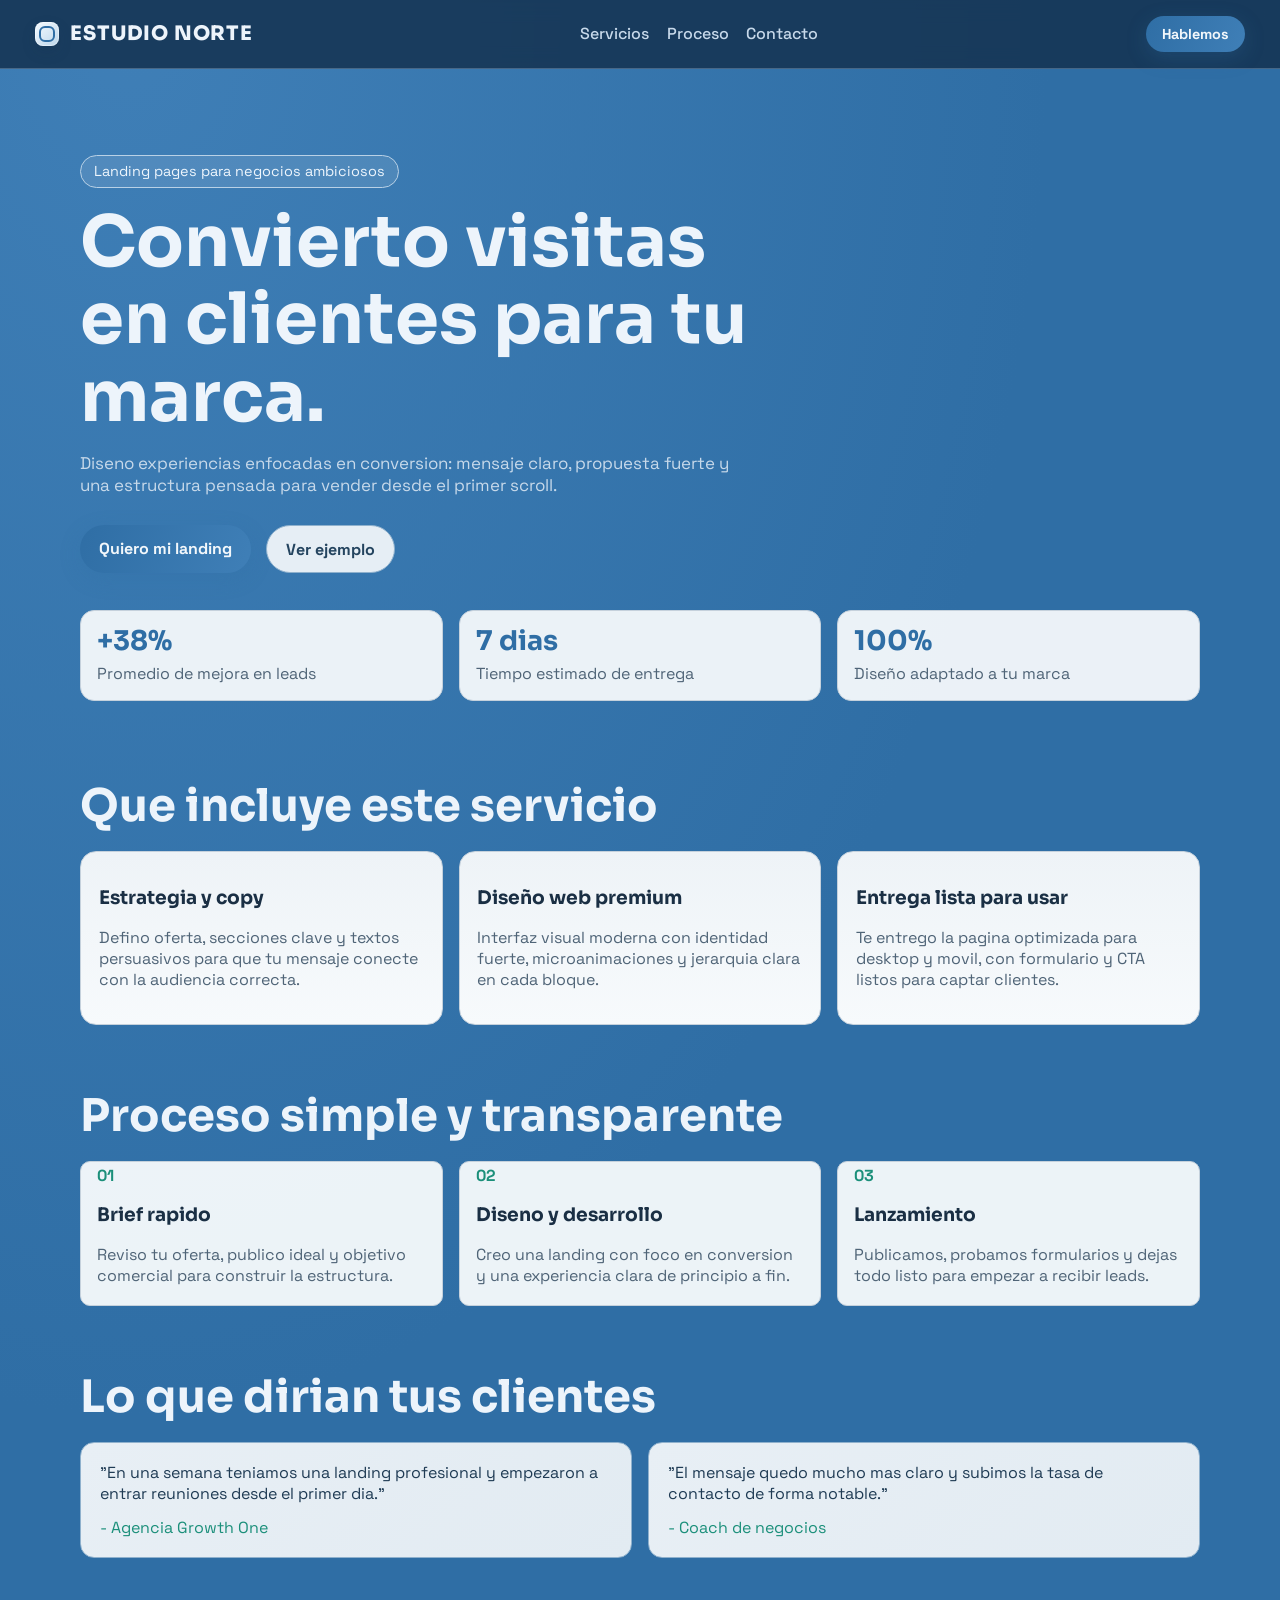
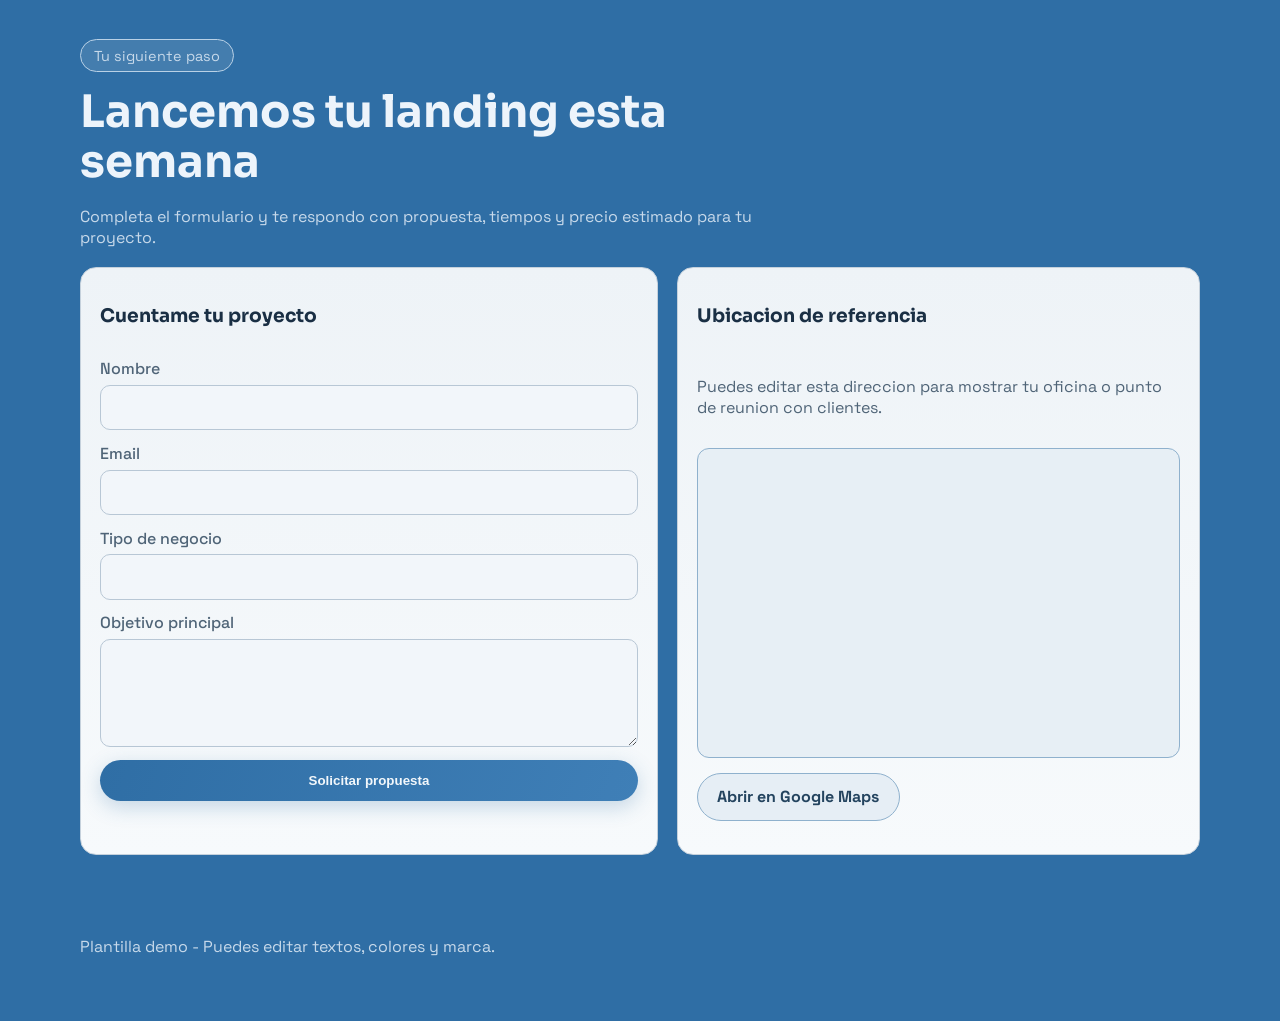
<file: Landing page/index.html>
﻿<!DOCTYPE html>
<html lang="es">
  <head>
    <meta charset="UTF-8" />
    <meta name="viewport" content="width=device-width, initial-scale=1.0" />
    <title>Estudio Norte - Landing Pages que venden</title>
    <meta
      name="description"
      content="Landing page de ejemplo para presentar tus servicios a futuros clientes."
    />
    <link rel="preconnect" href="https://fonts.googleapis.com" />
    <link rel="preconnect" href="https://fonts.gstatic.com" crossorigin />
    <link
      href="https://fonts.googleapis.com/css2?family=Space+Grotesk:wght@400;500;700&family=Sora:wght@600;700;800&display=swap"
      rel="stylesheet"
    />
    <link rel="stylesheet" href="styles.css" />
  </head>
  <body>
    <div class="bg-orb orb-a"></div>
    <div class="bg-orb orb-b"></div>

    <header class="site-header">
      <a class="brand" href="#inicio">
        <span class="brand-mark" aria-hidden="true"></span>
        <span>ESTUDIO NORTE</span>
      </a>
      <nav>
        <a href="#servicios">Servicios</a>
        <a href="#proceso">Proceso</a>
        <a href="#contacto">Contacto</a>
      </nav>
      <a class="btn btn-small" href="#contacto">Hablemos</a>
    </header>

    <main id="inicio">
      <section class="hero wrap reveal">
        <p class="tag">Landing pages para negocios ambiciosos</p>
        <h1>Convierto visitas en clientes para tu marca.</h1>
        <p class="lead">
          Diseno experiencias enfocadas en conversion: mensaje claro, propuesta fuerte y una
          estructura pensada para vender desde el primer scroll.
        </p>
        <div class="hero-actions">
          <a class="btn" href="#contacto">Quiero mi landing</a>
          <a class="btn btn-ghost" href="#servicios">Ver ejemplo</a>
        </div>
        <div class="metrics">
          <article>
            <h3>+38%</h3>
            <p>Promedio de mejora en leads</p>
          </article>
          <article>
            <h3>7 dias</h3>
            <p>Tiempo estimado de entrega</p>
          </article>
          <article>
            <h3>100%</h3>
            <p>Diseño adaptado a tu marca</p>
          </article>
        </div>
      </section>

      <section id="servicios" class="services wrap reveal">
        <h2>Que incluye este servicio</h2>
        <div class="grid">
          <article class="card">
            <h3>Estrategia y copy</h3>
            <p>
              Defino oferta, secciones clave y textos persuasivos para que tu mensaje conecte con
              la audiencia correcta.
            </p>
          </article>
          <article class="card">
            <h3>Diseño web premium</h3>
            <p>
              Interfaz visual moderna con identidad fuerte, microanimaciones y jerarquia clara en
              cada bloque.
            </p>
          </article>
          <article class="card">
            <h3>Entrega lista para usar</h3>
            <p>
              Te entrego la pagina optimizada para desktop y movil, con formulario y CTA listos
              para captar clientes.
            </p>
          </article>
        </div>
      </section>

      <section id="proceso" class="process wrap reveal">
        <h2>Proceso simple y transparente</h2>
        <div class="steps">
          <article>
            <span>01</span>
            <h3>Brief rapido</h3>
            <p>Reviso tu oferta, publico ideal y objetivo comercial para construir la estructura.</p>
          </article>
          <article>
            <span>02</span>
            <h3>Diseno y desarrollo</h3>
            <p>Creo una landing con foco en conversion y una experiencia clara de principio a fin.</p>
          </article>
          <article>
            <span>03</span>
            <h3>Lanzamiento</h3>
            <p>Publicamos, probamos formularios y dejas todo listo para empezar a recibir leads.</p>
          </article>
        </div>
      </section>

      <section class="testimonials wrap reveal">
        <h2>Lo que dirian tus clientes</h2>
        <div class="quotes">
          <blockquote>
            "En una semana teniamos una landing profesional y empezaron a entrar reuniones desde el
            primer dia."
            <cite>- Agencia Growth One</cite>
          </blockquote>
          <blockquote>
            "El mensaje quedo mucho mas claro y subimos la tasa de contacto de forma notable."
            <cite>- Coach de negocios</cite>
          </blockquote>
        </div>
      </section>

      <section id="contacto" class="contact wrap reveal">
        <div class="contact-header">
          <p class="tag">Tu siguiente paso</p>
          <h2>Lancemos tu landing esta semana</h2>
          <p>
            Completa el formulario y te respondo con propuesta, tiempos y precio estimado para tu
            proyecto.
          </p>
        </div>

        <div class="contact-layout">
          <form class="contact-form card-surface" id="lead-form">
            <h3>Cuentame tu proyecto</h3>
            <label>
              Nombre
              <input type="text" name="nombre" required />
            </label>
            <label>
              Email
              <input type="email" name="email" required />
            </label>
            <label>
              Tipo de negocio
              <input type="text" name="negocio" required />
            </label>
            <label>
              Objetivo principal
              <textarea name="objetivo" rows="4" required></textarea>
            </label>
            <button class="btn" type="submit">Solicitar propuesta</button>
            <p id="form-msg" aria-live="polite"></p>
          </form>
          <div class="map-box card-surface">
            <h3>Ubicacion de referencia</h3>
            <p>
              Puedes editar esta direccion para mostrar tu oficina o punto de reunion con clientes.
            </p>
            <iframe
              class="map-frame"
              src="https://www.google.com/maps?q=Miraflores%20Lima%20Peru&output=embed"
              title="Mapa de ubicacion de ejemplo"
              loading="lazy"
              referrerpolicy="no-referrer-when-downgrade"
              allowfullscreen
            ></iframe>
            <a
              class="btn btn-ghost"
              href="https://maps.google.com/?q=Miraflores+Lima+Peru"
              target="_blank"
              rel="noopener noreferrer"
            >
              Abrir en Google Maps
            </a>
          </div>
        </div>
      </section>
    </main>

    <footer class="site-footer wrap">
      <p>Plantilla demo - Puedes editar textos, colores y marca.</p>
    </footer>

    <script src="script.js"></script>
  </body>
</html>
</file>
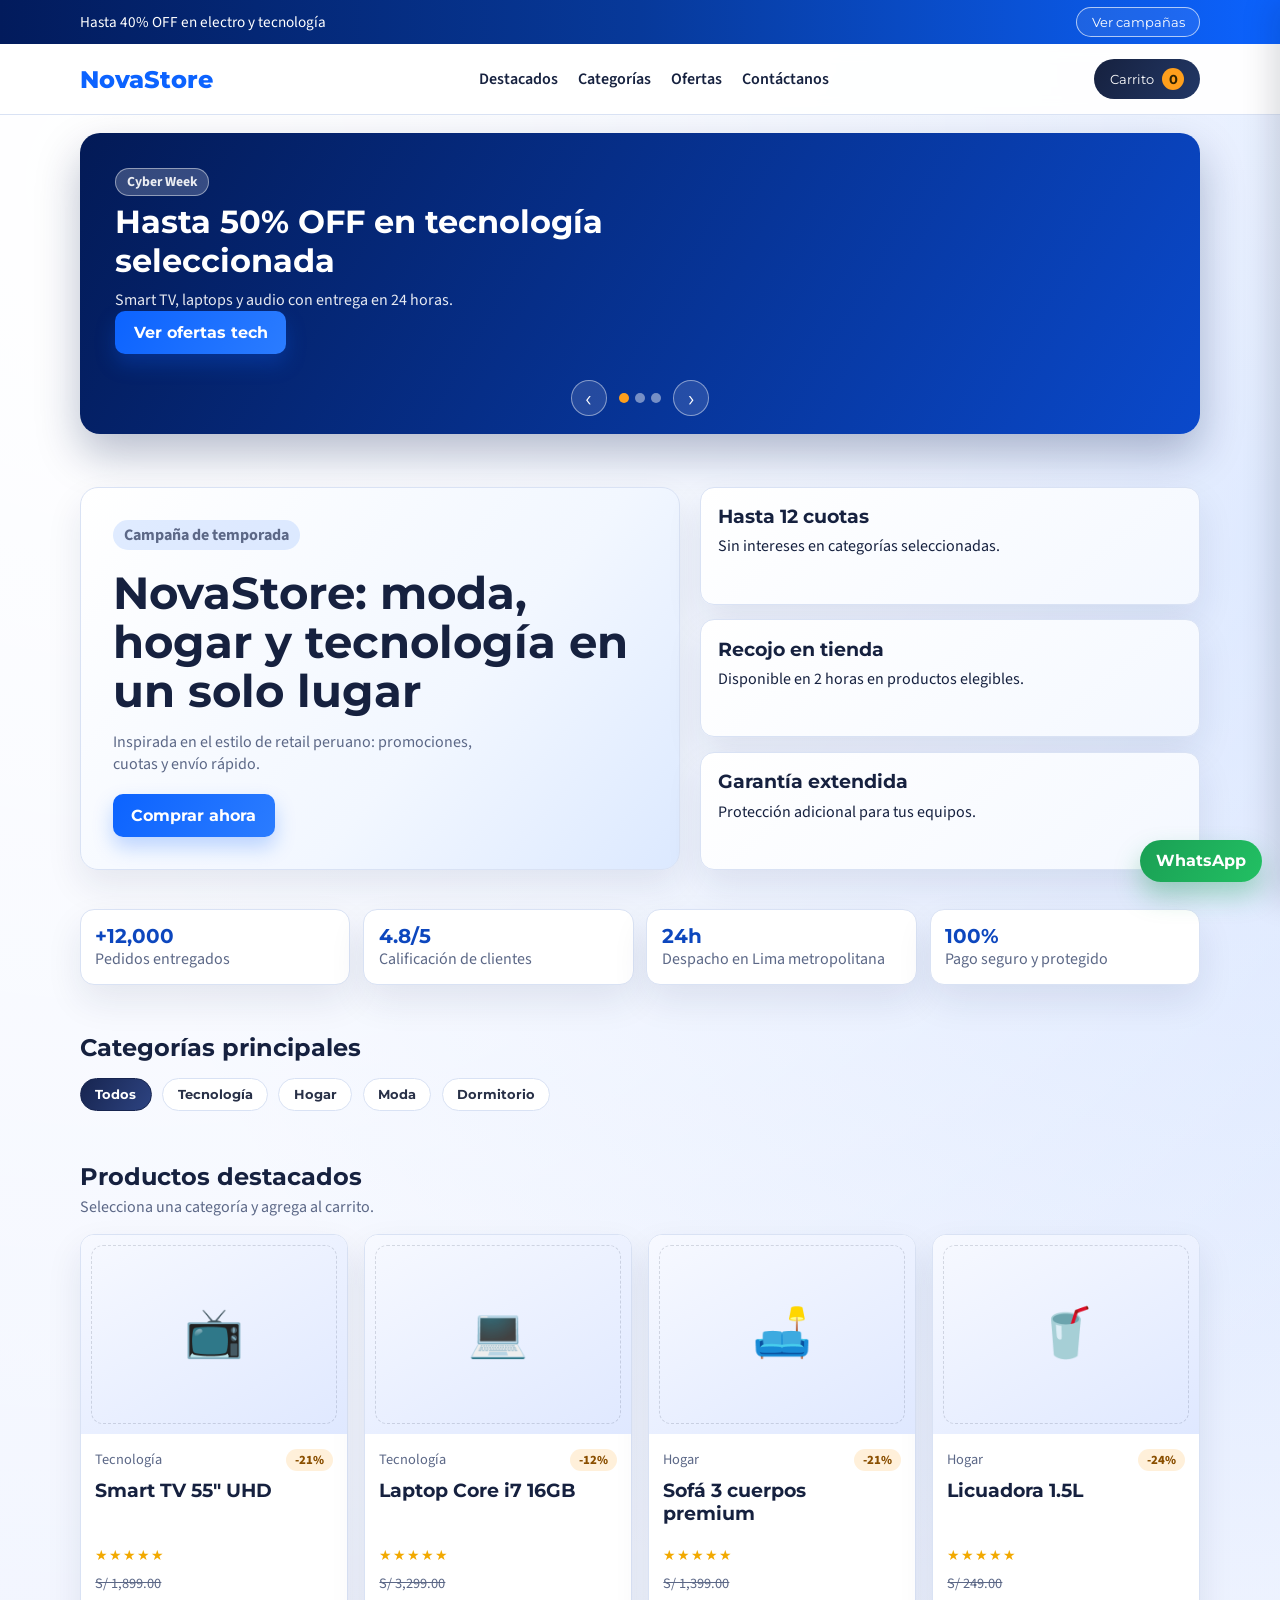
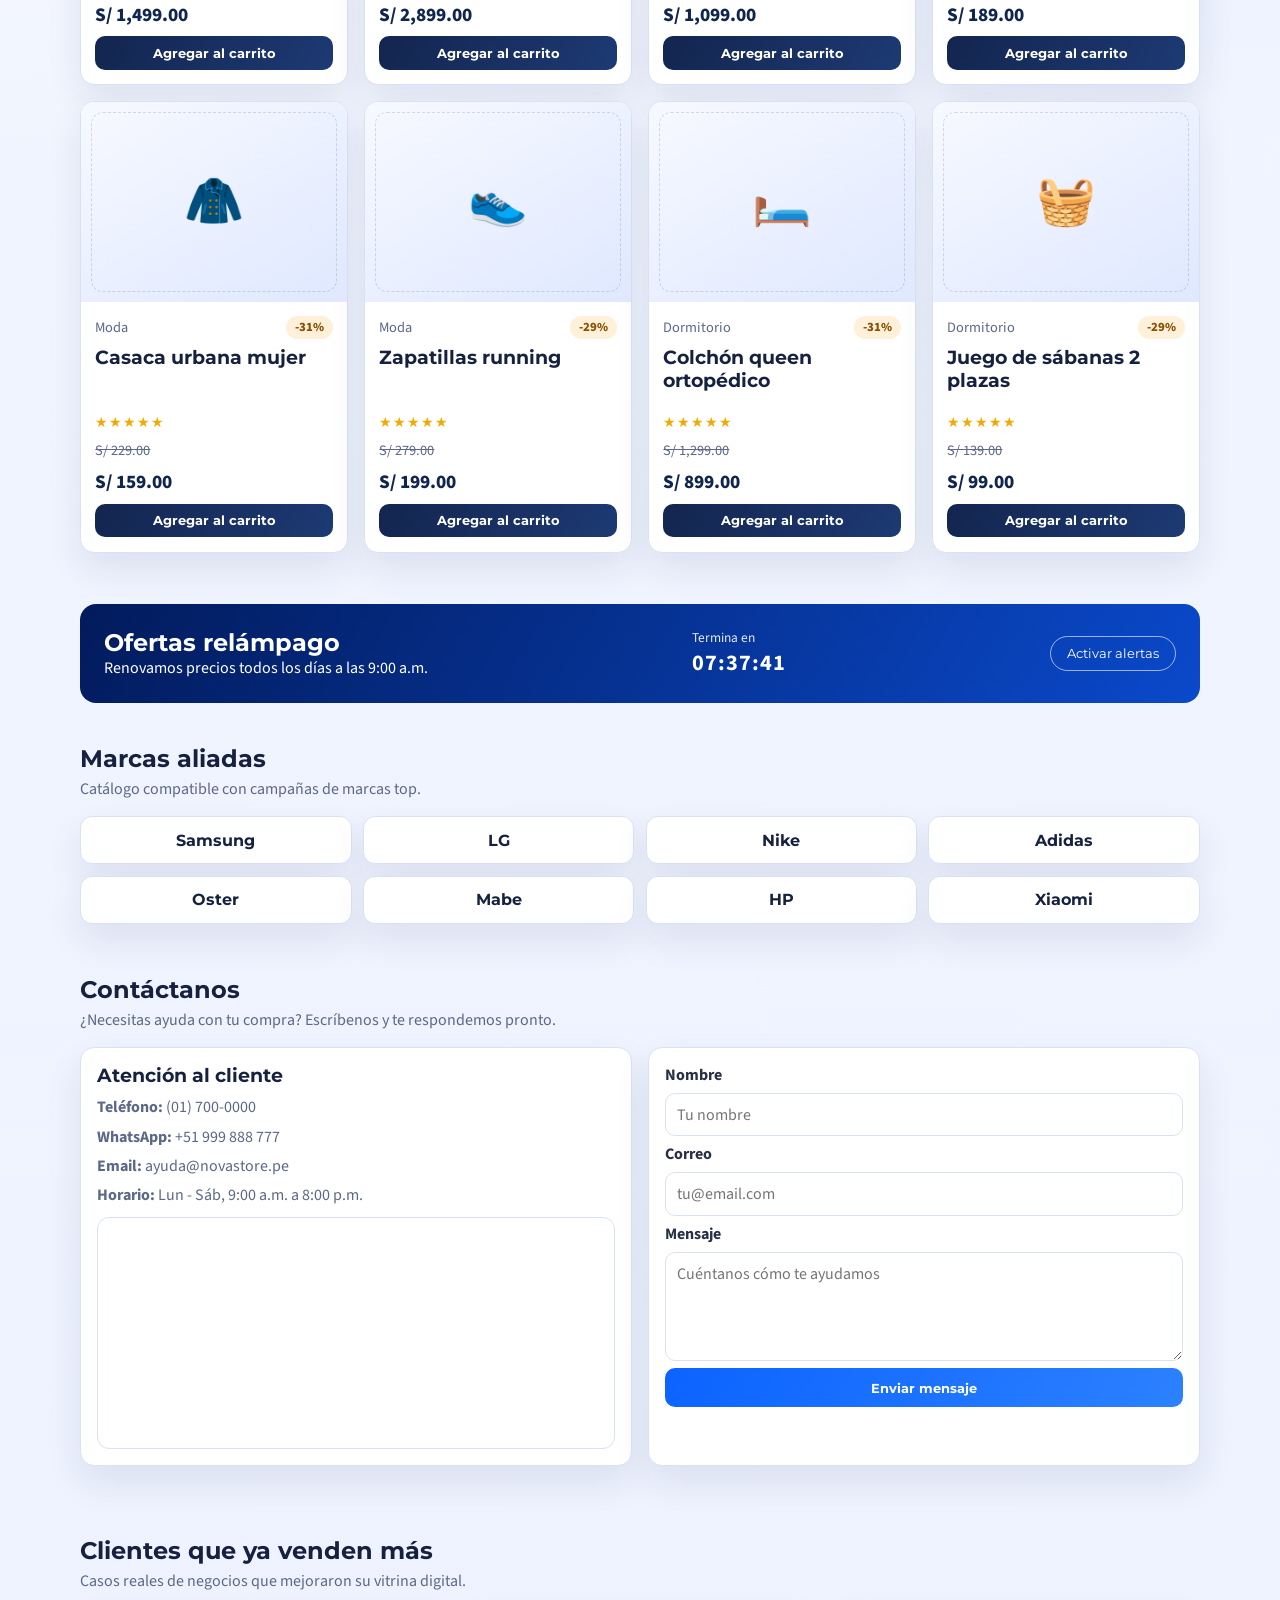
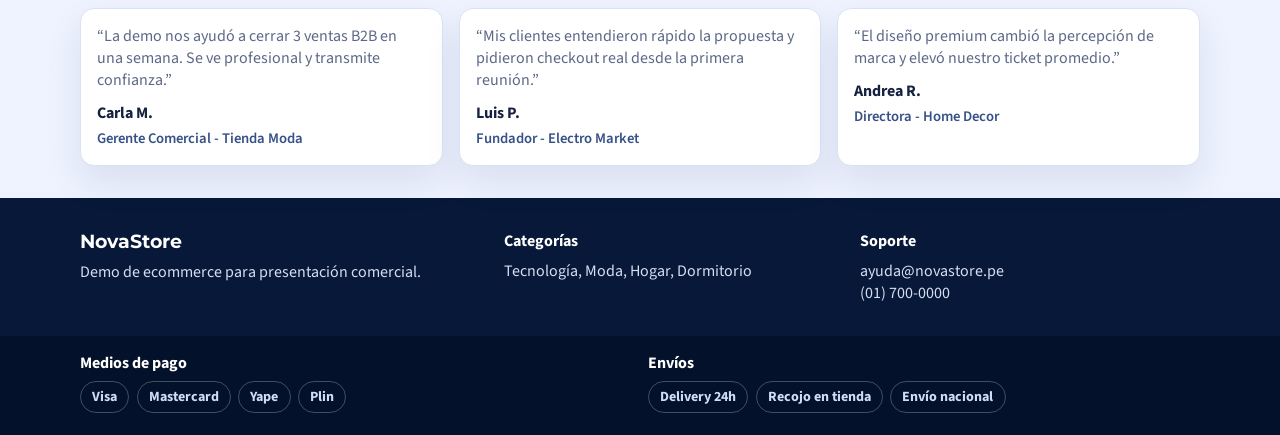
<file: Tienda online/index.html>
﻿<!DOCTYPE html>
<html lang="es">
<head>
  <meta charset="UTF-8" />
  <meta name="viewport" content="width=device-width, initial-scale=1.0" />
  <title>NovaStore | Tienda Online</title>
  <link rel="preconnect" href="https://fonts.googleapis.com" />
  <link rel="preconnect" href="https://fonts.gstatic.com" crossorigin />
  <link href="https://fonts.googleapis.com/css2?family=Montserrat:wght@400;500;600;700;800&family=Source+Sans+3:wght@400;600;700&display=swap" rel="stylesheet" />
  <link rel="stylesheet" href="styles.css" />
</head>
<body>
  <header class="topbar">
    <div class="wrap topbar-inner">
      <p>Hasta 40% OFF en electro y tecnología</p>
      <button class="topbar-btn">Ver campañas</button>
    </div>
  </header>

  <nav class="main-nav">
    <div class="wrap nav-inner">
      <a class="brand" href="#">NovaStore</a>
      <ul class="menu">
        <li><a href="#destacados">Destacados</a></li>
        <li><a href="#categorias">Categorías</a></li>
        <li><a href="#ofertas">Ofertas</a></li>
        <li><a href="#contacto">Contáctanos</a></li>
      </ul>
      <button id="cartBtn" class="cart-btn" aria-label="Abrir carrito">
        Carrito <span id="cartCount" class="badge">0</span>
      </button>
    </div>
  </nav>

  <section class="promo-slider" aria-label="Promociones principales">
    <div class="wrap slider-shell">
      <div class="slides" id="slides">
        <article class="slide is-active">
          <p class="slide-tag">Cyber Week</p>
          <h2>Hasta 50% OFF en tecnología seleccionada</h2>
          <p>Smart TV, laptops y audio con entrega en 24 horas.</p>
          <a href="#destacados" class="cta">Ver ofertas tech</a>
        </article>
        <article class="slide">
          <p class="slide-tag">Moda Flash</p>
          <h2>2x1 en ropa y calzado de temporada</h2>
          <p>Combina estilos y ahorra en tus marcas favoritas.</p>
          <a href="#destacados" class="cta">Comprar moda</a>
        </article>
        <article class="slide">
          <p class="slide-tag">Casa Renovada</p>
          <h2>Muebles y línea blanca con súper precio</h2>
          <p>Financia en cuotas sin interés y recojo en tienda.</p>
          <a href="#destacados" class="cta">Ver hogar</a>
        </article>
      </div>
      <div class="slider-controls">
        <button id="prevSlide" class="slider-btn" aria-label="Slide anterior">‹</button>
        <div id="sliderDots" class="slider-dots" aria-label="Indicadores del slider"></div>
        <button id="nextSlide" class="slider-btn" aria-label="Siguiente slide">›</button>
      </div>
    </div>
  </section>

  <section class="hero">
    <div class="wrap hero-grid">
      <div class="hero-copy">
        <p class="kicker">Campaña de temporada</p>
        <h1>NovaStore: moda, hogar y tecnología en un solo lugar</h1>
        <p>Inspirada en el estilo de retail peruano: promociones, cuotas y envío rápido.</p>
        <a href="#destacados" class="cta">Comprar ahora</a>
      </div>
      <div class="hero-cards">
        <article>
          <h3>Hasta 12 cuotas</h3>
          <p>Sin intereses en categorías seleccionadas.</p>
        </article>
        <article>
          <h3>Recojo en tienda</h3>
          <p>Disponible en 2 horas en productos elegibles.</p>
        </article>
        <article>
          <h3>Garantía extendida</h3>
          <p>Protección adicional para tus equipos.</p>
        </article>
      </div>
    </div>
  </section>

  <section class="trust-strip">
    <div class="wrap trust-grid">
      <article>
        <strong>+12,000</strong>
        <p>Pedidos entregados</p>
      </article>
      <article>
        <strong>4.8/5</strong>
        <p>Calificación de clientes</p>
      </article>
      <article>
        <strong>24h</strong>
        <p>Despacho en Lima metropolitana</p>
      </article>
      <article>
        <strong>100%</strong>
        <p>Pago seguro y protegido</p>
      </article>
    </div>
  </section>

  <section id="categorias" class="section wrap">
    <div class="section-head">
      <h2>Categorías principales</h2>
    </div>
    <div id="categoryTabs" class="chips"></div>
  </section>

  <main id="destacados" class="section wrap">
    <div class="section-head">
      <h2>Productos destacados</h2>
      <p>Selecciona una categoría y agrega al carrito.</p>
    </div>
    <div id="productGrid" class="product-grid"></div>
  </main>

  <section id="ofertas" class="section offers">
    <div class="wrap offer-band">
      <div>
        <h2>Ofertas relámpago</h2>
        <p>Renovamos precios todos los días a las 9:00 a.m.</p>
      </div>
      <div class="countdown" aria-label="Cuenta regresiva de ofertas">
        <p>Termina en</p>
        <strong id="dealCountdown">--:--:--</strong>
      </div>
      <button class="outline">Activar alertas</button>
    </div>
  </section>

  <section class="section wrap partner-brands">
    <div class="section-head">
      <h2>Marcas aliadas</h2>
      <p>Catálogo compatible con campañas de marcas top.</p>
    </div>
    <div class="brand-cloud">
      <span>Samsung</span>
      <span>LG</span>
      <span>Nike</span>
      <span>Adidas</span>
      <span>Oster</span>
      <span>Mabe</span>
      <span>HP</span>
      <span>Xiaomi</span>
    </div>
  </section>

  <section id="contacto" class="section wrap contact-section">
    <div class="section-head">
      <h2>Contáctanos</h2>
      <p>¿Necesitas ayuda con tu compra? Escríbenos y te respondemos pronto.</p>
    </div>
    <div class="contact-grid">
      <article class="contact-card">
        <h3>Atención al cliente</h3>
        <p><strong>Teléfono:</strong> (01) 700-0000</p>
        <p><strong>WhatsApp:</strong> +51 999 888 777</p>
        <p><strong>Email:</strong> ayuda@novastore.pe</p>
        <p><strong>Horario:</strong> Lun - Sáb, 9:00 a.m. a 8:00 p.m.</p>
        <div class="map-wrap">
          <iframe
            title="Ubicación NovaStore"
            src="https://www.google.com/maps?q=Lima,+Peru&output=embed"
            loading="lazy"
            referrerpolicy="no-referrer-when-downgrade"
          ></iframe>
        </div>
      </article>
      <form class="contact-card contact-form">
        <label for="nombre">Nombre</label>
        <input id="nombre" type="text" placeholder="Tu nombre" />
        <label for="correo">Correo</label>
        <input id="correo" type="email" placeholder="tu@email.com" />
        <label for="mensaje">Mensaje</label>
        <textarea id="mensaje" rows="4" placeholder="Cuéntanos cómo te ayudamos"></textarea>
        <button type="button" class="checkout">Enviar mensaje</button>
      </form>
    </div>
  </section>

  <section class="section wrap testimonials">
    <div class="section-head">
      <h2>Clientes que ya venden más</h2>
      <p>Casos reales de negocios que mejoraron su vitrina digital.</p>
    </div>
    <div class="testi-grid">
      <article class="testi-card reveal">
        <p>“La demo nos ayudó a cerrar 3 ventas B2B en una semana. Se ve profesional y transmite confianza.”</p>
        <h4>Carla M.</h4>
        <span>Gerente Comercial - Tienda Moda</span>
      </article>
      <article class="testi-card reveal">
        <p>“Mis clientes entendieron rápido la propuesta y pidieron checkout real desde la primera reunión.”</p>
        <h4>Luis P.</h4>
        <span>Fundador - Electro Market</span>
      </article>
      <article class="testi-card reveal">
        <p>“El diseño premium cambió la percepción de marca y elevó nuestro ticket promedio.”</p>
        <h4>Andrea R.</h4>
        <span>Directora - Home Decor</span>
      </article>
    </div>
  </section>

  <aside id="cartPanel" class="cart-panel" aria-hidden="true">
    <div class="cart-header">
      <h3>Tu carrito</h3>
      <button id="closeCart" aria-label="Cerrar">✕</button>
    </div>
    <div id="cartItems" class="cart-items"></div>
    <div class="cart-footer">
      <div class="totals">
        <span>Total</span>
        <strong id="cartTotal">S/ 0.00</strong>
      </div>
      <button class="checkout">Ir a pagar</button>
    </div>
  </aside>

  <footer class="site-footer">
    <div class="wrap footer-grid">
      <div>
        <h3>NovaStore</h3>
        <p>Demo de ecommerce para presentación comercial.</p>
      </div>
      <div>
        <h4>Categorías</h4>
        <p>Tecnología, Moda, Hogar, Dormitorio</p>
      </div>
      <div>
        <h4>Soporte</h4>
        <p>ayuda@novastore.pe</p>
        <p>(01) 700-0000</p>
      </div>
    </div>
  </footer>

  <section class="payment-strip">
    <div class="wrap pay-grid">
      <div>
        <h4>Medios de pago</h4>
        <div class="pay-pills">
          <span>Visa</span>
          <span>Mastercard</span>
          <span>Yape</span>
          <span>Plin</span>
        </div>
      </div>
      <div>
        <h4>Envíos</h4>
        <div class="pay-pills">
          <span>Delivery 24h</span>
          <span>Recojo en tienda</span>
          <span>Envío nacional</span>
        </div>
      </div>
    </div>
  </section>

  <a class="whatsapp-float" href="https://wa.me/51999888777" target="_blank" rel="noopener noreferrer" aria-label="Contactar por WhatsApp">
    WhatsApp
  </a>

  <script src="app.js"></script>
</body>
</html>
</file>
<file: Landing page/styles.css>
﻿:root {
  --bg: #2f6ea5;
  --panel: #f7fafc;
  --panel-soft: #eef3f7;
  --text: #edf4fb;
  --muted: #c7d9ea;
  --accent: #2f6ea5;
  --accent-2: #1b8f7a;
  --line: #8fb1cd;
}

* {
  box-sizing: border-box;
}

html,
body {
  margin: 0;
  font-family: "Space Grotesk", "Segoe UI", sans-serif;
  background: radial-gradient(160% 120% at 10% 0%, #3f7fb7 0%, var(--bg) 45%), var(--bg);
  color: var(--text);
  scroll-behavior: smooth;
}

h1,
h2,
h3,
.brand {
  font-family: "Sora", "Segoe UI", sans-serif;
  line-height: 1.1;
}

.wrap {
  width: min(1120px, 92%);
  margin: 0 auto;
}

.bg-orb {
  position: fixed;
  z-index: -1;
  width: 400px;
  height: 400px;
  border-radius: 50%;
  filter: blur(120px);
  opacity: 0.25;
}

.orb-a {
  top: -120px;
  left: -80px;
  background: var(--accent);
}

.orb-b {
  right: -100px;
  bottom: 60px;
  background: var(--accent-2);
}

.site-header {
  width: 100%;
  padding: 1rem 2.2rem;
  display: flex;
  align-items: center;
  justify-content: space-between;
  gap: 1rem;
  position: sticky;
  top: 0;
  backdrop-filter: blur(10px);
  background: rgb(21 52 82 / 88%);
  border-bottom: 1px solid rgb(157 187 212 / 35%);
  z-index: 10;
}

.brand {
  display: inline-flex;
  align-items: center;
  gap: 0.7rem;
  font-weight: 800;
  font-size: 1.25rem;
  text-decoration: none;
  color: var(--text);
  letter-spacing: 0.04em;
}

.brand-mark {
  width: 1.5rem;
  height: 1.5rem;
  border-radius: 8px;
  display: inline-block;
  background: linear-gradient(140deg, #f5fbff, #bcd6eb);
  box-shadow: inset 0 0 0 1px rgb(255 255 255 / 40%), 0 6px 14px rgb(20 51 80 / 20%);
  position: relative;
}

.brand-mark::after {
  content: "";
  position: absolute;
  inset: 4px;
  border-radius: 6px;
  border: 2px solid #2f6ea5;
}

nav {
  display: flex;
  gap: 1.1rem;
}

nav a {
  color: var(--muted);
  text-decoration: none;
  font-weight: 500;
}

nav a:hover {
  color: var(--text);
}

.btn {
  background: linear-gradient(110deg, var(--accent), #3f7fb7);
  color: #f2f7fb;
  text-decoration: none;
  border: none;
  border-radius: 999px;
  padding: 0.8rem 1.2rem;
  font-weight: 700;
  cursor: pointer;
  transition: transform 180ms ease, box-shadow 180ms ease;
  box-shadow: 0 6px 20px rgb(47 110 165 / 25%);
}

.btn:hover {
  transform: translateY(-2px);
}

.btn-small {
  padding: 0.55rem 1rem;
  font-size: 0.9rem;
}

.btn-ghost {
  background: #e6eef5;
  color: #24445f;
  border: 1px solid var(--line);
  box-shadow: none;
}

.hero {
  padding: 4.5rem 0 3rem;
}

.tag {
  display: inline-block;
  padding: 0.4rem 0.8rem;
  border: 1px solid #b9d1e6;
  border-radius: 999px;
  color: #eef6fd;
  background: rgb(255 255 255 / 10%);
  margin-bottom: 1rem;
  font-size: 0.9rem;
}

h1 {
  font-size: clamp(2.2rem, 5.8vw, 4.4rem);
  max-width: 13ch;
  margin: 0;
}

.lead {
  margin-top: 1rem;
  max-width: 62ch;
  color: var(--muted);
  font-size: 1.06rem;
}

.hero-actions {
  margin-top: 1.8rem;
  display: flex;
  gap: 0.9rem;
  flex-wrap: wrap;
}

.metrics {
  margin-top: 2.3rem;
  display: grid;
  grid-template-columns: repeat(3, minmax(0, 1fr));
  gap: 1rem;
}

.metrics article {
  border: 1px solid #c5d1dc;
  background: color-mix(in srgb, var(--panel) 94%, transparent);
  border-radius: 14px;
  padding: 1rem;
  color: #1a2f44;
}

.metrics h3 {
  margin: 0;
  font-size: 1.7rem;
  color: var(--accent);
}

.metrics p {
  margin: 0.35rem 0 0;
  color: var(--muted);
}

section {
  padding: 2.1rem 0;
}

h2 {
  font-size: clamp(1.7rem, 4.2vw, 2.8rem);
  margin: 0 0 1.2rem;
}

.services .grid {
  display: grid;
  grid-template-columns: repeat(3, minmax(0, 1fr));
  gap: 1rem;
}

.card {
  background: linear-gradient(180deg, var(--panel-soft), var(--panel));
  border: 1px solid #c5d1dc;
  border-radius: 16px;
  padding: 1.1rem;
  color: #1a2f44;
}

.card p,
.process p,
.contact p {
  color: var(--muted);
}

.steps {
  display: grid;
  grid-template-columns: repeat(3, minmax(0, 1fr));
  gap: 1rem;
}

.steps article {
  border-left: 2px solid var(--accent-2);
  padding: 0.2rem 1rem;
  background: color-mix(in srgb, var(--panel) 95%, transparent);
  border: 1px solid #c5d1dc;
  border-radius: 10px;
  color: #1a2f44;
}

.steps span {
  font-weight: 700;
  color: var(--accent-2);
}

.quotes {
  display: grid;
  grid-template-columns: repeat(2, minmax(0, 1fr));
  gap: 1rem;
}

blockquote {
  margin: 0;
  background: linear-gradient(140deg, #e8eff5, #e2ebf2);
  border: 1px solid var(--line);
  border-radius: 14px;
  padding: 1.2rem;
  color: #1f3b54;
}

cite {
  display: block;
  margin-top: 0.8rem;
  color: var(--accent-2);
  font-style: normal;
}

.contact {
  display: block;
}

.contact-layout {
  display: grid;
  grid-template-columns: 1.05fr 0.95fr;
  gap: 1.2rem;
  align-items: stretch;
}

.contact-header {
  max-width: 72ch;
  margin-bottom: 1.2rem;
}

.card-surface {
  background: linear-gradient(180deg, var(--panel-soft), var(--panel));
  border: 1px solid #c5d1dc;
  border-radius: 16px;
  padding: 1.2rem;
  color: #1a2f44;
}

.map-frame {
  width: 100%;
  min-height: 310px;
  border: 1px solid var(--line);
  border-radius: 12px;
  background: #e7eff5;
}

.map-box {
  display: grid;
  gap: 0.9rem;
  align-content: start;
}

.contact-form {
  display: grid;
  gap: 0.8rem;
}

.map-box .btn {
  justify-self: start;
}

.card p,
.metrics p,
.steps p,
.map-box p,
.contact-form label {
  color: #4f6477;
}

label {
  display: grid;
  gap: 0.35rem;
  font-weight: 500;
}

input,
textarea {
  border-radius: 10px;
  border: 1px solid #b8c7d5;
  background: #f2f6fa;
  color: #1a2f44;
  padding: 0.7rem;
  font: inherit;
}

input:focus,
textarea:focus {
  outline: 2px solid color-mix(in srgb, var(--accent-2) 72%, white);
  border-color: transparent;
}

#form-msg {
  margin: 0;
  min-height: 1.3rem;
  color: var(--accent-2);
}

.site-footer {
  padding: 2rem 0 3rem;
  color: var(--muted);
}

.reveal {
  opacity: 0;
  transform: translateY(26px);
  transition: opacity 520ms ease, transform 520ms ease;
}

.reveal.visible {
  opacity: 1;
  transform: translateY(0);
}

@media (max-width: 900px) {
  .site-header {
    padding: 0.85rem 1rem;
  }

  .brand {
    font-size: 1.1rem;
  }

  nav {
    display: none;
  }

  .metrics,
  .services .grid,
  .steps,
  .quotes,
  .contact-layout {
    grid-template-columns: 1fr;
  }

  .hero {
    padding-top: 3.2rem;
  }
}
</file>
<file: Tienda online/styles.css>
﻿:root {
  --bg: #eef3ff;
  --surface: #ffffff;
  --text: #16213f;
  --muted: #5c6887;
  --brand: #0c63ff;
  --brand-deep: #07399a;
  --accent: #ff9f1c;
  --border: #d9e2f4;
  --shadow: 0 16px 36px rgba(18, 35, 80, 0.09);
}

* {
  box-sizing: border-box;
  margin: 0;
  padding: 0;
}

body {
  font-family: "Source Sans 3", sans-serif;
  background:
    radial-gradient(circle at 10% 5%, #ffffff 0%, rgba(255, 255, 255, 0) 45%),
    radial-gradient(circle at 100% 15%, rgba(12, 99, 255, 0.14), rgba(12, 99, 255, 0) 36%),
    linear-gradient(180deg, #f4f7ff 0%, #edf2ff 100%);
  color: var(--text);
}

h1,
h2,
h3,
.brand,
.cta,
button {
  font-family: "Montserrat", sans-serif;
}

.wrap {
  width: min(1120px, 92vw);
  margin: 0 auto;
}

.topbar {
  background: linear-gradient(90deg, #021b5c, var(--brand-deep), var(--brand));
  color: #fff;
  font-size: 0.95rem;
}

.topbar-inner {
  min-height: 44px;
  display: flex;
  align-items: center;
  justify-content: space-between;
}

.topbar-btn {
  border: 1px solid rgba(255, 255, 255, 0.65);
  color: #fff;
  background: rgba(255, 255, 255, 0.08);
  border-radius: 999px;
  padding: 0.4rem 0.9rem;
  cursor: pointer;
}

.main-nav {
  background: rgba(255, 255, 255, 0.92);
  border-bottom: 1px solid var(--border);
  backdrop-filter: blur(8px);
  position: sticky;
  top: 0;
  z-index: 20;
}

.nav-inner {
  min-height: 70px;
  display: flex;
  align-items: center;
  justify-content: space-between;
  gap: 1rem;
}

.brand {
  text-decoration: none;
  color: var(--brand);
  font-size: 1.5rem;
  font-weight: 800;
}

.menu {
  list-style: none;
  display: flex;
  gap: 1.25rem;
}

.menu a {
  color: var(--text);
  text-decoration: none;
  font-weight: 600;
  transition: color 180ms ease;
}

.menu a:hover {
  color: var(--brand);
}

.cart-btn {
  background: linear-gradient(120deg, var(--text), #223765);
  color: #fff;
  border: none;
  border-radius: 999px;
  padding: 0.55rem 1rem;
  cursor: pointer;
  display: inline-flex;
  align-items: center;
  gap: 0.5rem;
}

.badge {
  min-width: 22px;
  min-height: 22px;
  border-radius: 999px;
  background: var(--accent);
  color: #2f2200;
  font-size: 0.8rem;
  font-weight: 700;
  display: inline-flex;
  align-items: center;
  justify-content: center;
  padding: 0.1rem 0.35rem;
}

.promo-slider {
  padding: 1.1rem 0 0.3rem;
}

.slider-shell {
  background: linear-gradient(120deg, #031a56, #0a49cb);
  border-radius: 20px;
  color: #fff;
  box-shadow: 0 20px 44px rgba(7, 24, 76, 0.28);
  padding: 1.1rem;
}

.slides {
  position: relative;
  min-height: 230px;
}

.slide {
  position: absolute;
  inset: 0;
  opacity: 0;
  transform: translateY(8px);
  pointer-events: none;
  transition: opacity 260ms ease, transform 260ms ease;
  padding: 1.1rem;
}

.slide.is-active {
  opacity: 1;
  transform: translateY(0);
  pointer-events: auto;
}

.slide h2 {
  font-size: clamp(1.4rem, 3vw, 2rem);
  margin: 0.35rem 0 0.55rem;
  max-width: 24ch;
}

.slide p {
  max-width: 44ch;
  color: rgba(255, 255, 255, 0.9);
}

.slide-tag {
  display: inline-block;
  background: rgba(255, 255, 255, 0.2);
  border: 1px solid rgba(255, 255, 255, 0.45);
  color: #fff;
  border-radius: 999px;
  padding: 0.2rem 0.65rem;
  font-weight: 700;
  font-size: 0.86rem;
}

.slider-controls {
  display: flex;
  align-items: center;
  justify-content: center;
  gap: 0.75rem;
}

.slider-btn {
  border: 1px solid rgba(255, 255, 255, 0.45);
  background: rgba(255, 255, 255, 0.12);
  color: #fff;
  width: 36px;
  height: 36px;
  border-radius: 999px;
  font-size: 1.4rem;
  line-height: 1;
  cursor: pointer;
}

.slider-dots {
  display: flex;
  gap: 0.4rem;
}

.dot {
  width: 10px;
  height: 10px;
  border-radius: 999px;
  border: none;
  background: rgba(255, 255, 255, 0.45);
  cursor: pointer;
}

.dot.active {
  background: var(--accent);
}

.hero {
  padding: 3rem 0 2rem;
}

.hero-grid {
  display: grid;
  grid-template-columns: 1.2fr 1fr;
  gap: 1.2rem;
}

.hero-copy {
  background: linear-gradient(130deg, #ffffff 0%, #f2f7ff 60%, #dce9ff 100%);
  border: 1px solid var(--border);
  border-radius: 18px;
  box-shadow: var(--shadow);
  padding: 2rem;
}

.kicker {
  display: inline-block;
  background: rgba(12, 99, 255, 0.12);
  color: var(--brand);
  font-weight: 700;
  border-radius: 999px;
  padding: 0.25rem 0.7rem;
  margin-bottom: 0.9rem;
}

.hero-copy h1 {
  font-size: clamp(1.8rem, 4vw, 2.8rem);
  line-height: 1.1;
  margin-bottom: 0.9rem;
}

.hero-copy p {
  color: var(--muted);
  max-width: 48ch;
  margin-bottom: 1.2rem;
}

.cta {
  display: inline-block;
  text-decoration: none;
  background: linear-gradient(120deg, var(--brand), #2b7cff);
  color: #fff;
  padding: 0.75rem 1.15rem;
  border-radius: 10px;
  font-weight: 700;
  box-shadow: 0 10px 20px rgba(12, 99, 255, 0.25);
  transition: transform 160ms ease;
}

.cta:hover {
  transform: translateY(-2px);
}

.hero-cards {
  display: grid;
  gap: 0.9rem;
}

.hero-cards article {
  background: linear-gradient(140deg, #ffffff, #f4f8ff);
  border: 1px solid var(--border);
  border-radius: 14px;
  box-shadow: var(--shadow);
  padding: 1.1rem;
}

.hero-cards h3 {
  margin-bottom: 0.45rem;
}

.trust-strip {
  padding: 0.4rem 0 1.8rem;
}

.trust-grid {
  display: grid;
  grid-template-columns: repeat(4, minmax(0, 1fr));
  gap: 0.8rem;
}

.trust-grid article {
  background: #fff;
  border: 1px solid var(--border);
  border-radius: 14px;
  box-shadow: var(--shadow);
  padding: 0.9rem;
}

.trust-grid strong {
  display: block;
  font-family: "Montserrat", sans-serif;
  font-size: 1.25rem;
  color: #0d47be;
}

.trust-grid p {
  color: var(--muted);
}

.section {
  padding: 1.2rem 0 2rem;
}

.section-head {
  margin-bottom: 1rem;
  display: flex;
  flex-direction: column;
  gap: 0.3rem;
}

.section-head p {
  color: var(--muted);
}

.chips {
  display: flex;
  flex-wrap: wrap;
  gap: 0.65rem;
}

.chip {
  border: 1px solid var(--border);
  background: #fff;
  border-radius: 999px;
  padding: 0.45rem 0.9rem;
  font-weight: 700;
  color: #283047;
  cursor: pointer;
}

.chip.active {
  background: linear-gradient(120deg, #172550, #2d4381);
  color: #fff;
  border-color: #172550;
}

.product-grid {
  display: grid;
  grid-template-columns: repeat(4, minmax(0, 1fr));
  gap: 1rem;
  align-items: stretch;
}

.card {
  background: #fff;
  border-radius: 14px;
  overflow: hidden;
  border: 1px solid var(--border);
  box-shadow: var(--shadow);
  display: flex;
  flex-direction: column;
  height: 100%;
  transition: transform 180ms ease, box-shadow 180ms ease;
}

.card:hover {
  transform: translateY(-5px);
  box-shadow: 0 20px 36px rgba(18, 35, 80, 0.14);
}

.thumb {
  aspect-ratio: 4 / 3;
  display: flex;
  align-items: center;
  justify-content: center;
  font-size: 3rem;
  background: linear-gradient(150deg, #f7f9ff, #dfe8ff);
  position: relative;
}

.thumb::before {
  content: "";
  position: absolute;
  inset: 10px;
  border-radius: 12px;
  border: 1px dashed rgba(22, 33, 63, 0.15);
}

.card-body {
  padding: 0.9rem;
  display: flex;
  flex-direction: column;
  gap: 0.45rem;
  flex: 1;
}

.card-top {
  display: flex;
  align-items: center;
  justify-content: space-between;
  gap: 0.5rem;
}

.card-body h3 {
  line-height: 1.25;
  min-height: 3.2em;
}

.meta {
  color: var(--muted);
  font-size: 0.9rem;
}

.discount {
  border-radius: 999px;
  background: rgba(255, 159, 28, 0.16);
  color: #8a4f00;
  font-weight: 800;
  font-size: 0.8rem;
  padding: 0.15rem 0.55rem;
}

.stars {
  color: #f2a900;
  letter-spacing: 1px;
  font-size: 0.86rem;
}

.price {
  font-size: 1.2rem;
  font-weight: 800;
  margin-top: auto;
  color: #10254f;
}

.add {
  border: none;
  border-radius: 10px;
  background: linear-gradient(120deg, #13254f, #1d3a74);
  color: #fff;
  padding: 0.55rem;
  font-weight: 700;
  cursor: pointer;
}

.offers {
  padding-bottom: 2.2rem;
}

.offer-band {
  background: linear-gradient(120deg, #021b5c, #0a49cb);
  color: #fff;
  border-radius: 16px;
  padding: 1.5rem;
  display: flex;
  align-items: center;
  justify-content: space-between;
  gap: 1rem;
}

.countdown p {
  font-size: 0.84rem;
  opacity: 0.9;
}

.countdown strong {
  display: block;
  font-size: 1.4rem;
  letter-spacing: 1px;
}

.outline {
  border: 1px solid rgba(255, 255, 255, 0.6);
  background: transparent;
  color: #fff;
  border-radius: 999px;
  padding: 0.55rem 1rem;
  cursor: pointer;
}

.partner-brands {
  padding-top: 0.4rem;
}

.brand-cloud {
  display: grid;
  grid-template-columns: repeat(4, minmax(0, 1fr));
  gap: 0.7rem;
}

.brand-cloud span {
  border: 1px solid var(--border);
  border-radius: 12px;
  background: #fff;
  box-shadow: var(--shadow);
  font-family: "Montserrat", sans-serif;
  font-weight: 700;
  text-align: center;
  padding: 0.85rem;
}

.contact-section {
  padding-bottom: 4rem;
}

.contact-grid {
  display: grid;
  grid-template-columns: 1fr 1fr;
  gap: 1rem;
}

.contact-card {
  background: #fff;
  border: 1px solid var(--border);
  border-radius: 14px;
  box-shadow: var(--shadow);
  padding: 1rem;
}

.contact-card h3 {
  margin-bottom: 0.6rem;
}

.contact-card p {
  color: var(--muted);
  margin-bottom: 0.45rem;
}

.contact-form {
  display: flex;
  flex-direction: column;
  gap: 0.45rem;
}

.contact-form label {
  font-weight: 700;
  color: #283047;
}

.contact-form input,
.contact-form textarea {
  border: 1px solid var(--border);
  border-radius: 10px;
  padding: 0.6rem 0.7rem;
  font: inherit;
}

.contact-form textarea {
  resize: vertical;
}

.map-wrap {
  margin-top: 0.7rem;
  border: 1px solid var(--border);
  border-radius: 12px;
  overflow: hidden;
}

.map-wrap iframe {
  width: 100%;
  height: 230px;
  border: 0;
  display: block;
}

.testimonials {
  padding-top: 0.4rem;
}

.testi-grid {
  display: grid;
  grid-template-columns: repeat(3, minmax(0, 1fr));
  gap: 1rem;
}

.testi-card {
  background: #fff;
  border: 1px solid var(--border);
  border-radius: 14px;
  box-shadow: var(--shadow);
  padding: 1rem;
}

.testi-card p {
  color: var(--muted);
  margin-bottom: 0.65rem;
}

.testi-card h4 {
  margin-bottom: 0.2rem;
}

.testi-card span {
  color: #375188;
  font-weight: 600;
  font-size: 0.92rem;
}

.reveal {
  opacity: 0;
  transform: translateY(16px);
  transition: opacity 500ms ease, transform 500ms ease;
}

.reveal.show {
  opacity: 1;
  transform: translateY(0);
}

.cart-panel {
  position: fixed;
  top: 0;
  right: -390px;
  width: min(390px, 100vw);
  height: 100vh;
  background: #fff;
  border-left: 1px solid var(--border);
  box-shadow: -8px 0 30px rgba(7, 12, 27, 0.14);
  transition: right 220ms ease;
  display: flex;
  flex-direction: column;
  z-index: 30;
}

.cart-panel.open {
  right: 0;
}

.cart-header,
.cart-footer {
  padding: 1rem;
  border-bottom: 1px solid var(--border);
}

.cart-header {
  display: flex;
  align-items: center;
  justify-content: space-between;
}

.cart-header button {
  border: none;
  background: transparent;
  cursor: pointer;
  font-size: 1.3rem;
}

.cart-items {
  flex: 1;
  overflow: auto;
  padding: 0.8rem;
  display: flex;
  flex-direction: column;
  gap: 0.7rem;
}

.cart-item {
  border: 1px solid var(--border);
  border-radius: 10px;
  padding: 0.7rem;
  display: grid;
  grid-template-columns: 1fr auto;
  gap: 0.4rem;
}

.cart-item .small {
  color: var(--muted);
  font-size: 0.9rem;
}

.totals {
  display: flex;
  justify-content: space-between;
  align-items: center;
  margin-bottom: 0.8rem;
}

.checkout {
  width: 100%;
  border: none;
  background: linear-gradient(120deg, var(--brand), #2c81ff);
  color: #fff;
  font-weight: 700;
  border-radius: 10px;
  padding: 0.7rem;
  cursor: pointer;
}

.site-footer {
  background: #071838;
  color: #d6def2;
  padding: 2rem 0;
}

.footer-grid {
  display: grid;
  grid-template-columns: 1.2fr 1fr 1fr;
  gap: 1rem;
}

.site-footer h3,
.site-footer h4 {
  color: #fff;
  margin-bottom: 0.5rem;
}

.payment-strip {
  background: #04112a;
  padding: 1rem 0 1.4rem;
}

.pay-grid {
  display: grid;
  grid-template-columns: 1fr 1fr;
  gap: 1rem;
  color: #d1dcf7;
}

.pay-grid h4 {
  color: #fff;
  margin-bottom: 0.45rem;
}

.pay-pills {
  display: flex;
  flex-wrap: wrap;
  gap: 0.45rem;
}

.pay-pills span {
  border: 1px solid rgba(255, 255, 255, 0.25);
  border-radius: 999px;
  padding: 0.3rem 0.7rem;
  font-weight: 700;
  font-size: 0.88rem;
}

.whatsapp-float {
  position: fixed;
  right: 18px;
  bottom: 18px;
  z-index: 40;
  text-decoration: none;
  color: #fff;
  font-family: "Montserrat", sans-serif;
  font-weight: 700;
  background: linear-gradient(120deg, #1a9f54, #22c063);
  border-radius: 999px;
  padding: 0.72rem 1rem;
  box-shadow: 0 14px 26px rgba(26, 159, 84, 0.35);
}

@media (max-width: 980px) {
  .hero-grid,
  .product-grid {
    grid-template-columns: repeat(2, minmax(0, 1fr));
  }

  .testi-grid {
    grid-template-columns: 1fr 1fr;
  }

  .trust-grid {
    grid-template-columns: repeat(2, minmax(0, 1fr));
  }

  .brand-cloud {
    grid-template-columns: repeat(2, minmax(0, 1fr));
  }

  .menu {
    display: none;
  }

  .footer-grid {
    grid-template-columns: 1fr 1fr;
  }
}

@media (max-width: 620px) {
  .slides {
    min-height: 260px;
  }

  .hero {
    padding: 2rem 0;
  }

  .hero-grid,
  .product-grid {
    grid-template-columns: 1fr;
  }

  .offer-band {
    flex-direction: column;
    align-items: flex-start;
  }

  .contact-grid,
  .trust-grid,
  .testi-grid,
  .brand-cloud,
  .pay-grid,
  .footer-grid {
    grid-template-columns: 1fr;
  }
}
</file>
